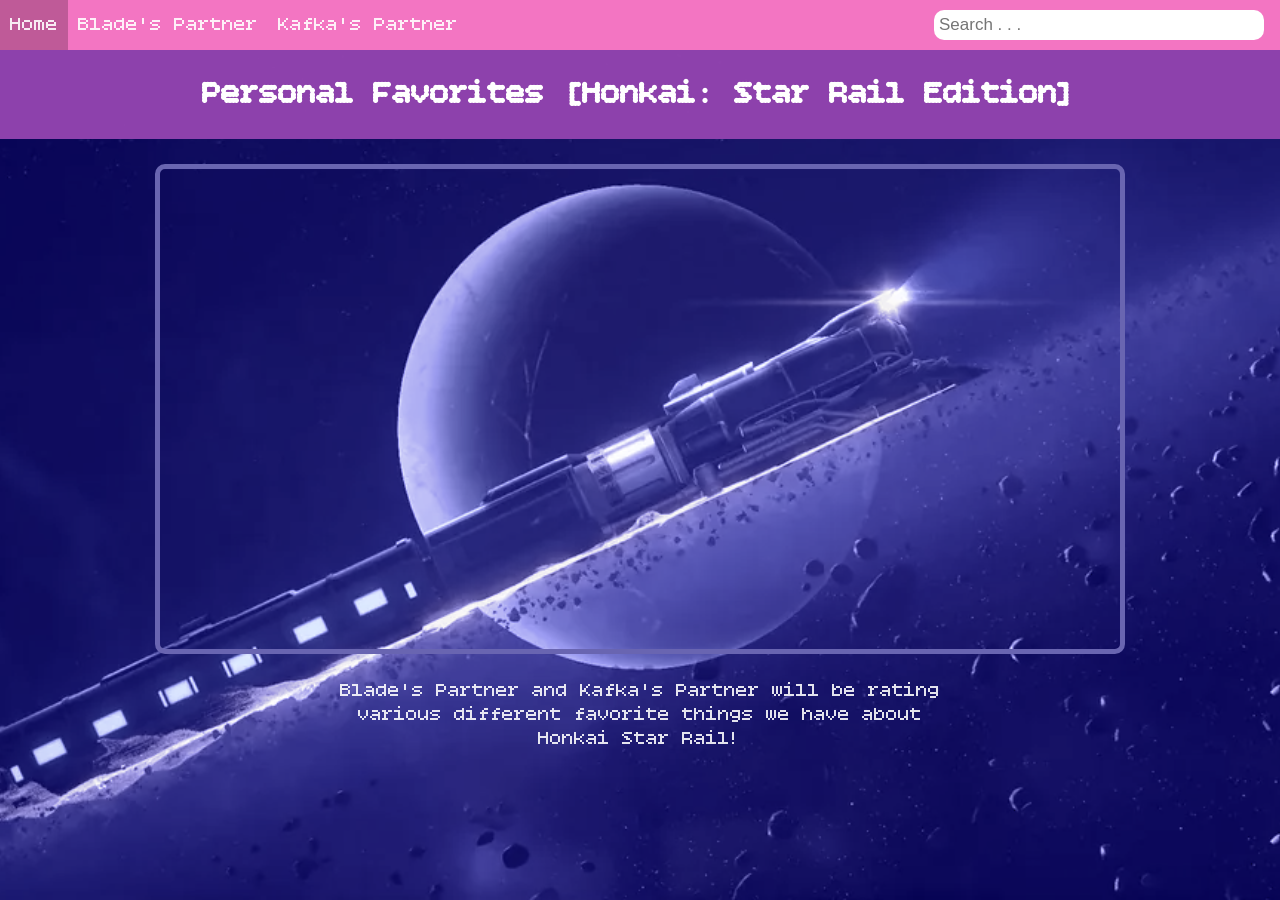
<file: index.html>
<!DOCTYPE html>
<html>
  <head>
    <title>Home | Honkai: Star Rail</title>
    <link href="styles.css" rel="stylesheet" />
<link rel="preconnect" href="https://fonts.googleapis.com">
<link rel="preconnect" href="https://fonts.gstatic.com" crossorigin>
<link href="https://fonts.googleapis.com/css2?family=Bitcount+Single:wght@100..900&display=swap" rel="stylesheet">
    <style>
      #mainText {
        margin-top: 25px;
        padding-top: 25px;
        margin: auto;
        text-align: center;
        width: 50%;
      }
    </style>
  </head>
  <body>
    <!-- https://turboscribe.ai/downloader/youtube/mp4
    https://media.ytmp3.gg/youtube-to-mp4-converter -->
    <!-- Current Main
    Current Team
    Favorite Herta Space Station
    Favorite Belobog
    Favorite Xianzhou
    Favorite Penacony
    Favorite Amphorus
    Favorite Planacadia
    Favorite Stellaron Hunter
    Favorite Galaxy Ranger
    Favorite Astral Express Character
    Version Joined In
    Favorite Planet
    Favorite Quest
    Favorite Trailer
    Favorite Boss Theme Song
    Favorite Character Trailer
    Favorite OST-->
    
    <navbar>
      <a href="index.html" id="activepage">Home</a><a href="bladespartner.html">Blade's Partner</a><a href="kafkaspartner.html">Kafka's Partner</a>
      <input type="text" id="searchbar" name="searchInput" placeholder="Search . . ." onchange="search(document.getElementById('searchbar').value)">
    </navbar>
    
    <h1 id="header">Personal Favorites [Honkai: Star Rail Edition]</h1>
    <video id = "trailerVid" autoplay>
      <source src = "imgs/trailer.mp4" type = "video/mp4">
      Your browser does not support support the video tag.
    </video>
    <p id="mainText">Blade's Partner and Kafka's Partner will be rating various different favorite things we have about Honkai Star Rail!</p>
    <script src="script.js">
    </script>
  </body>
</html>
</file>
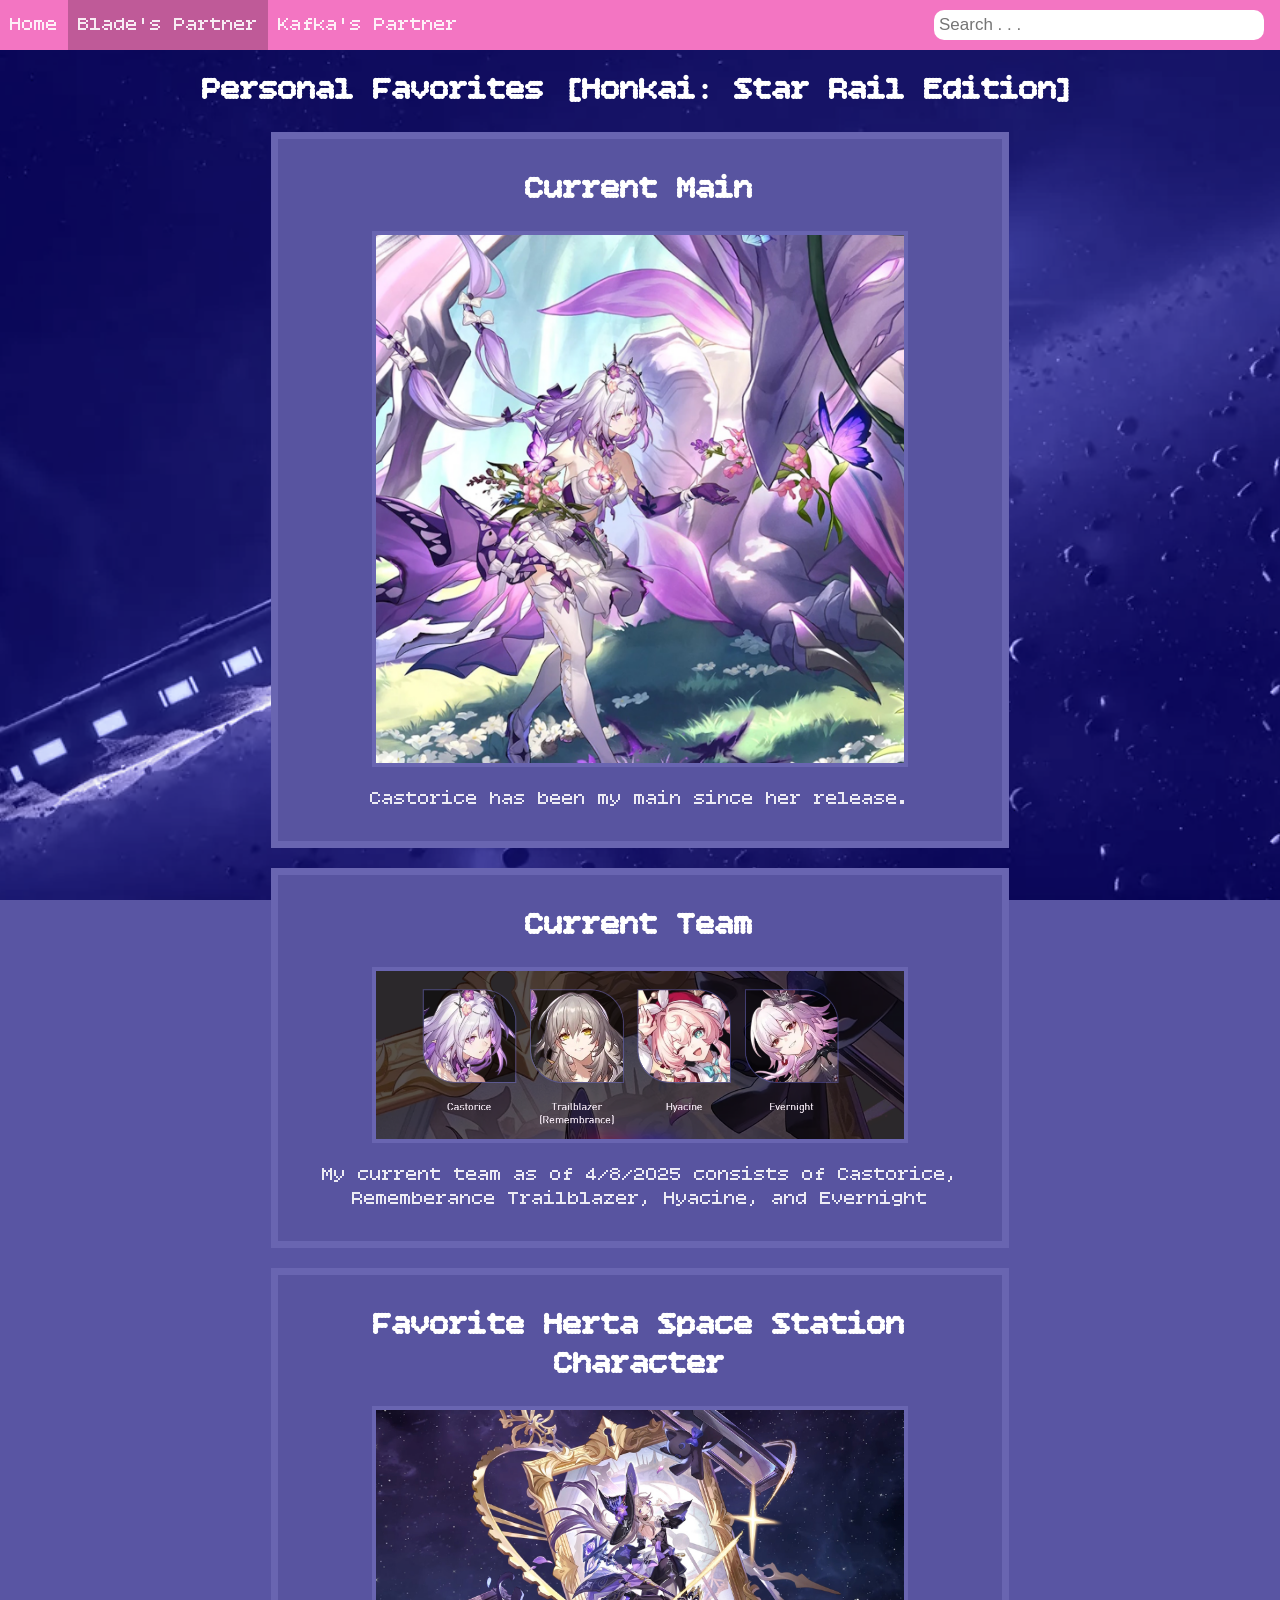
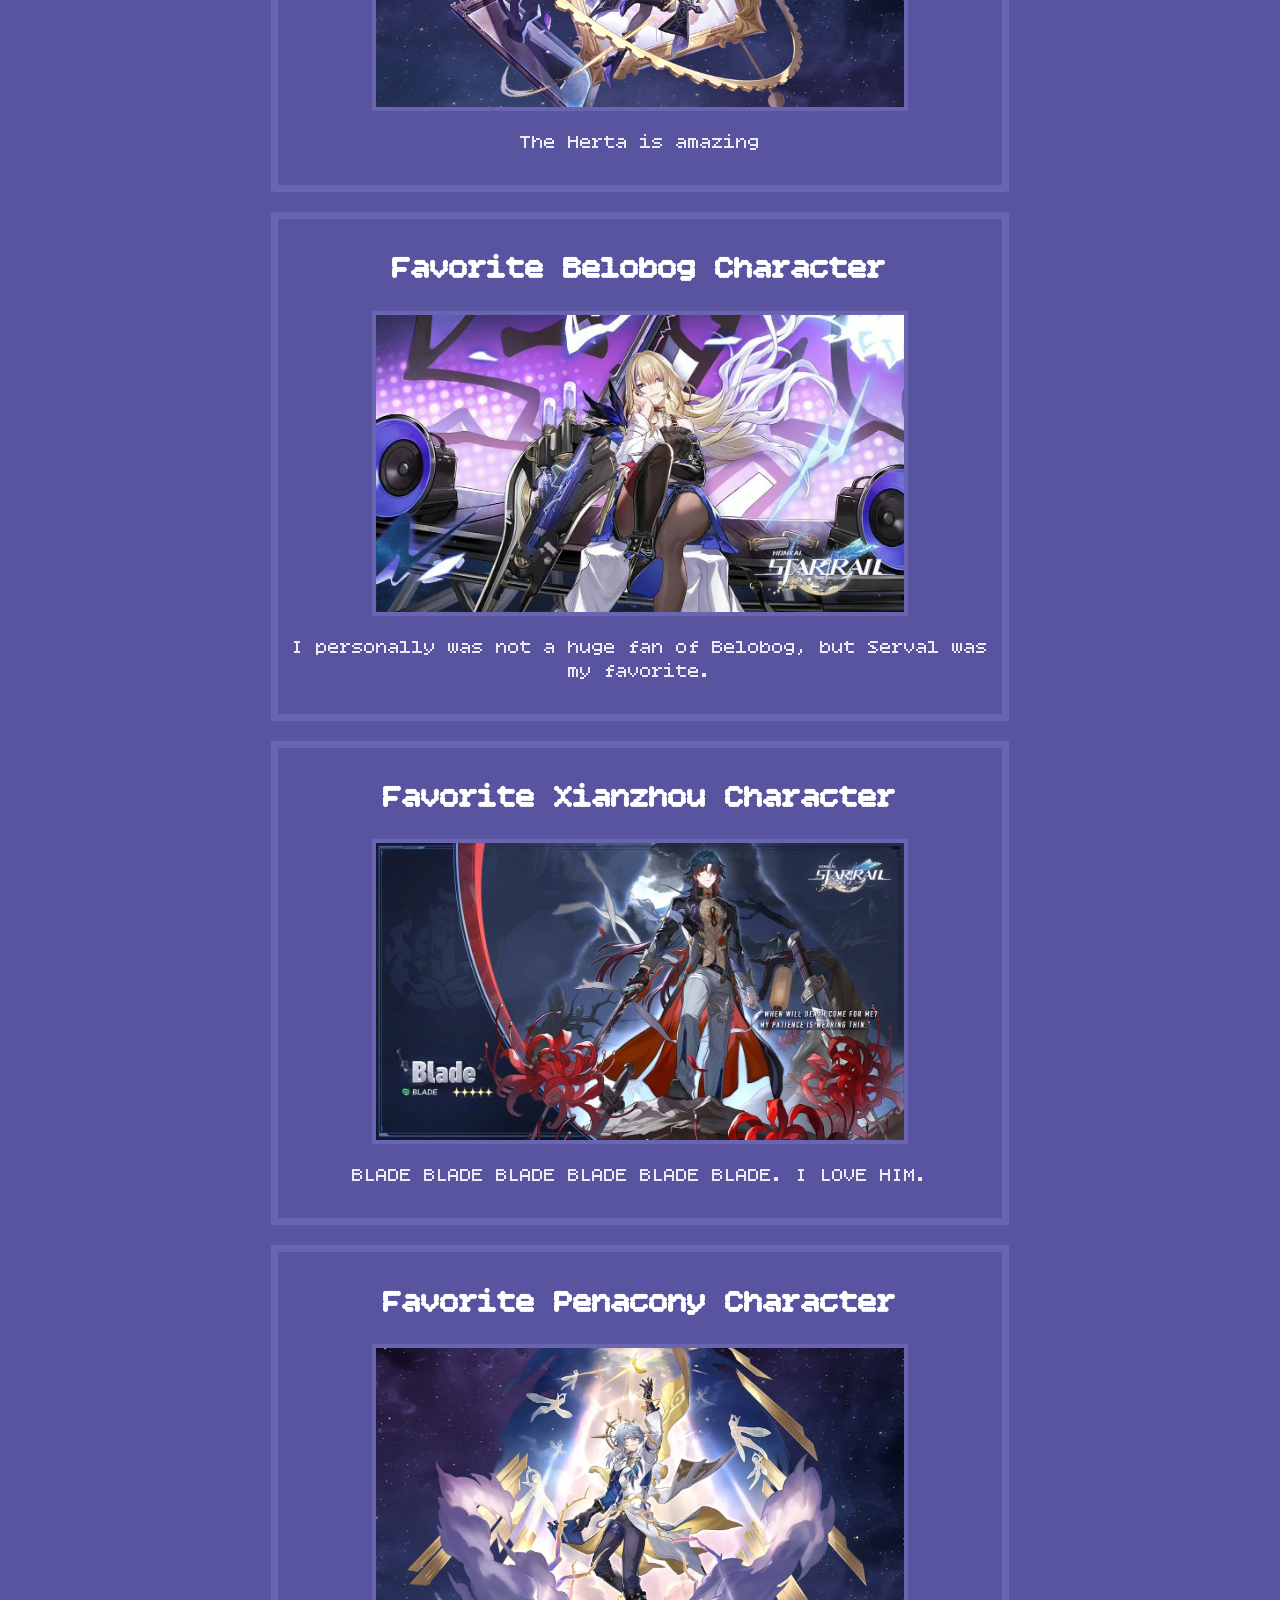
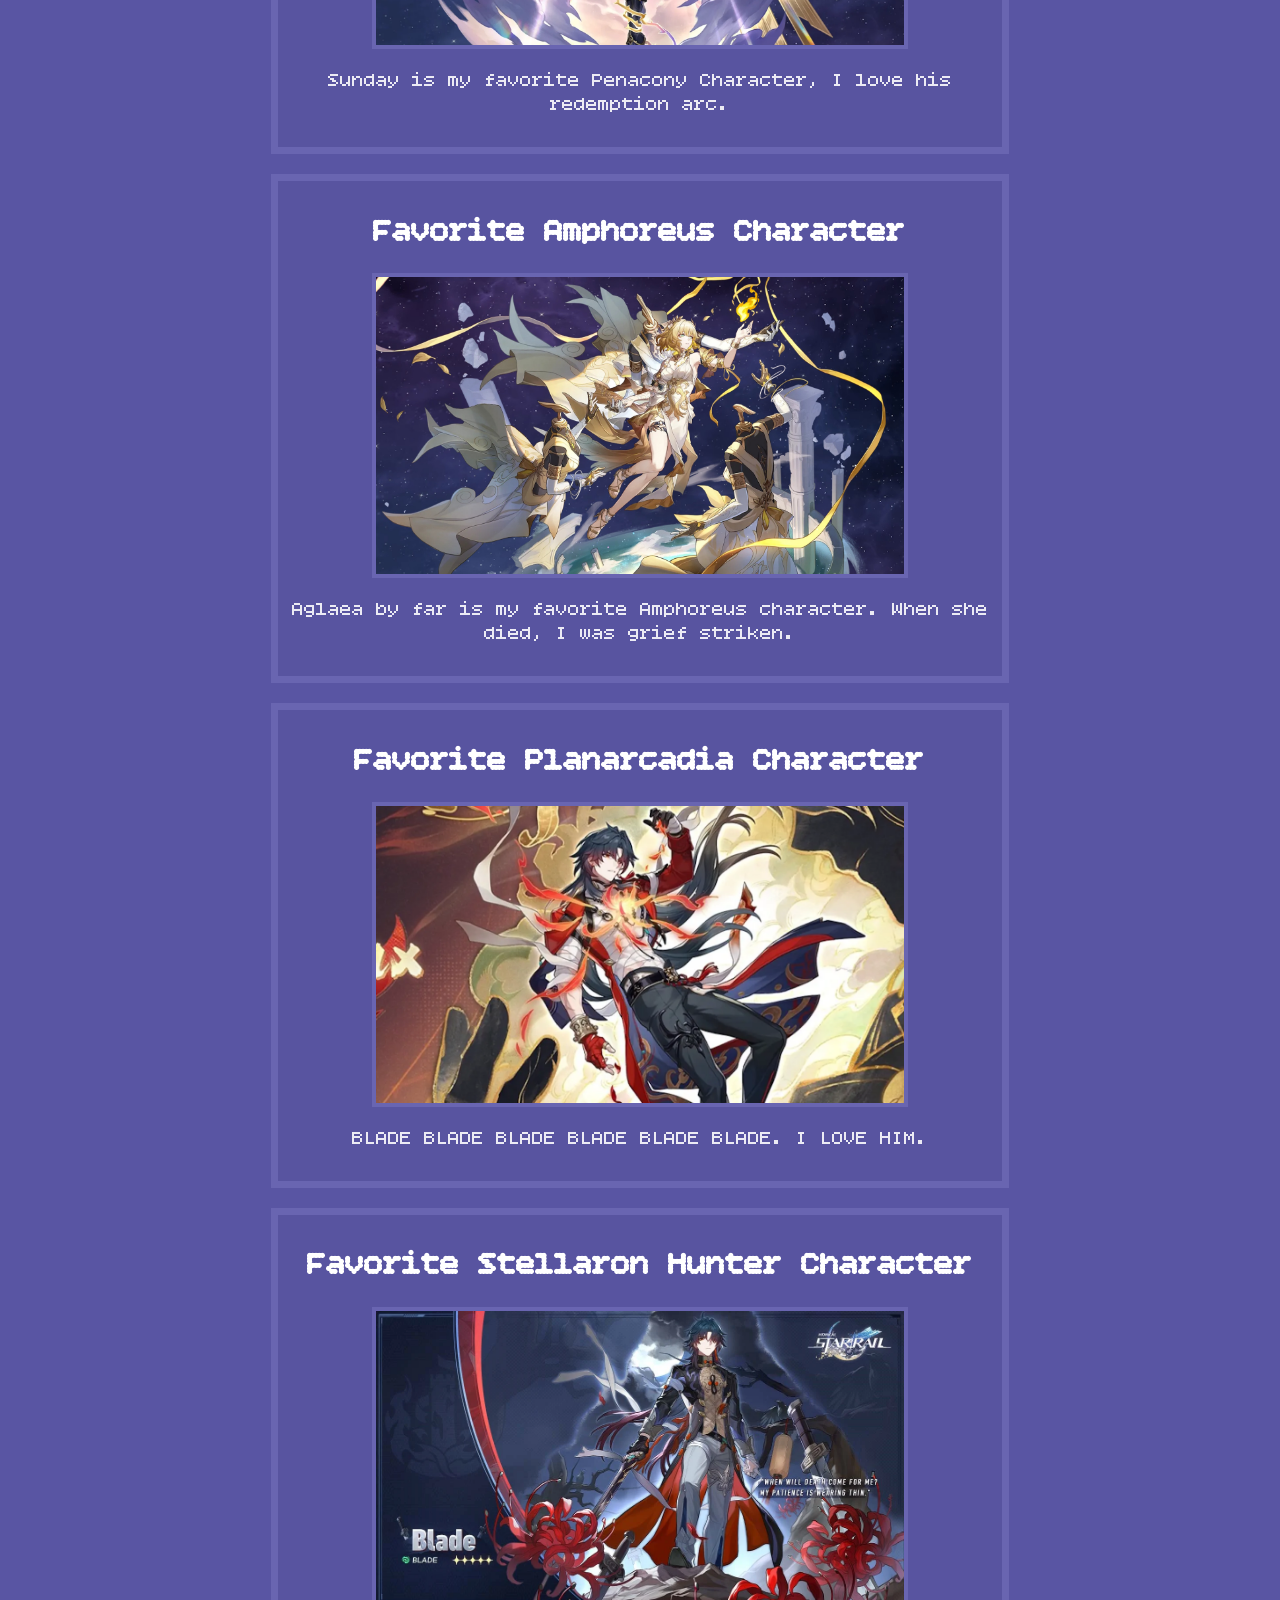
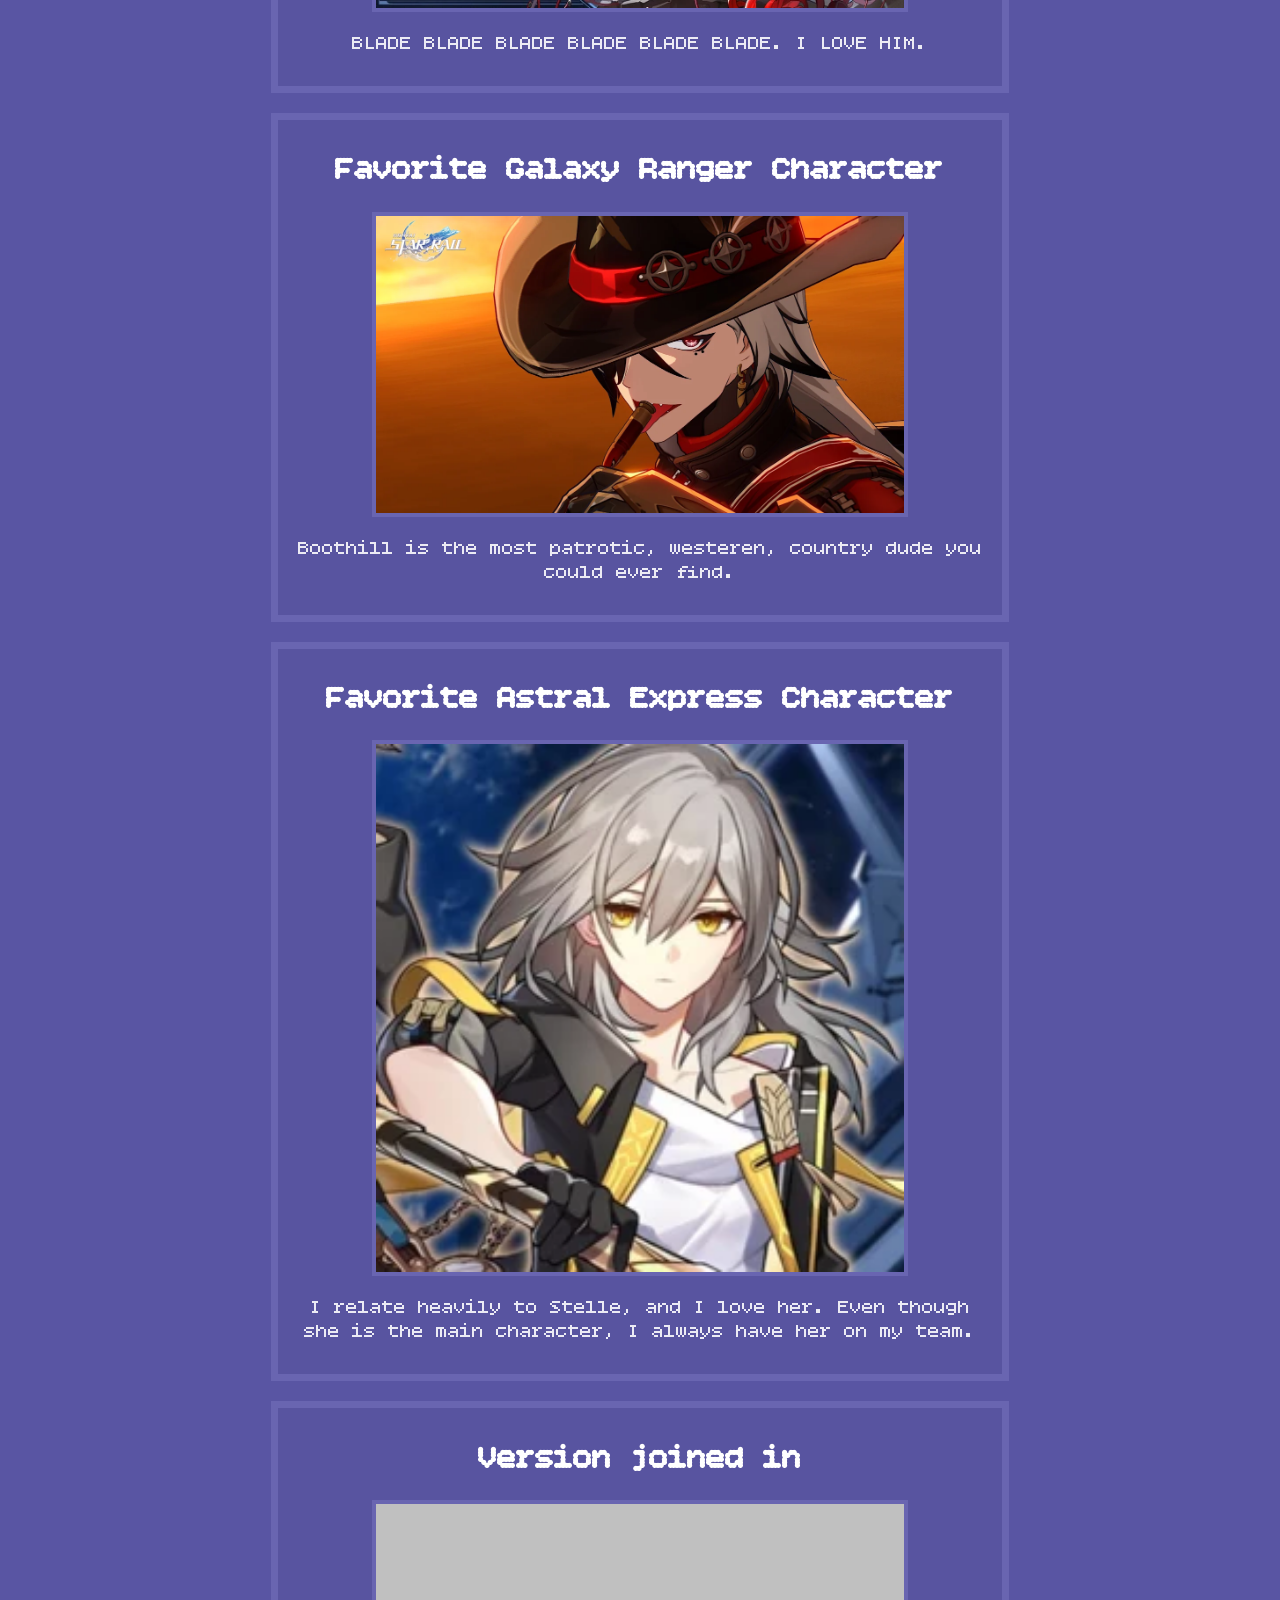
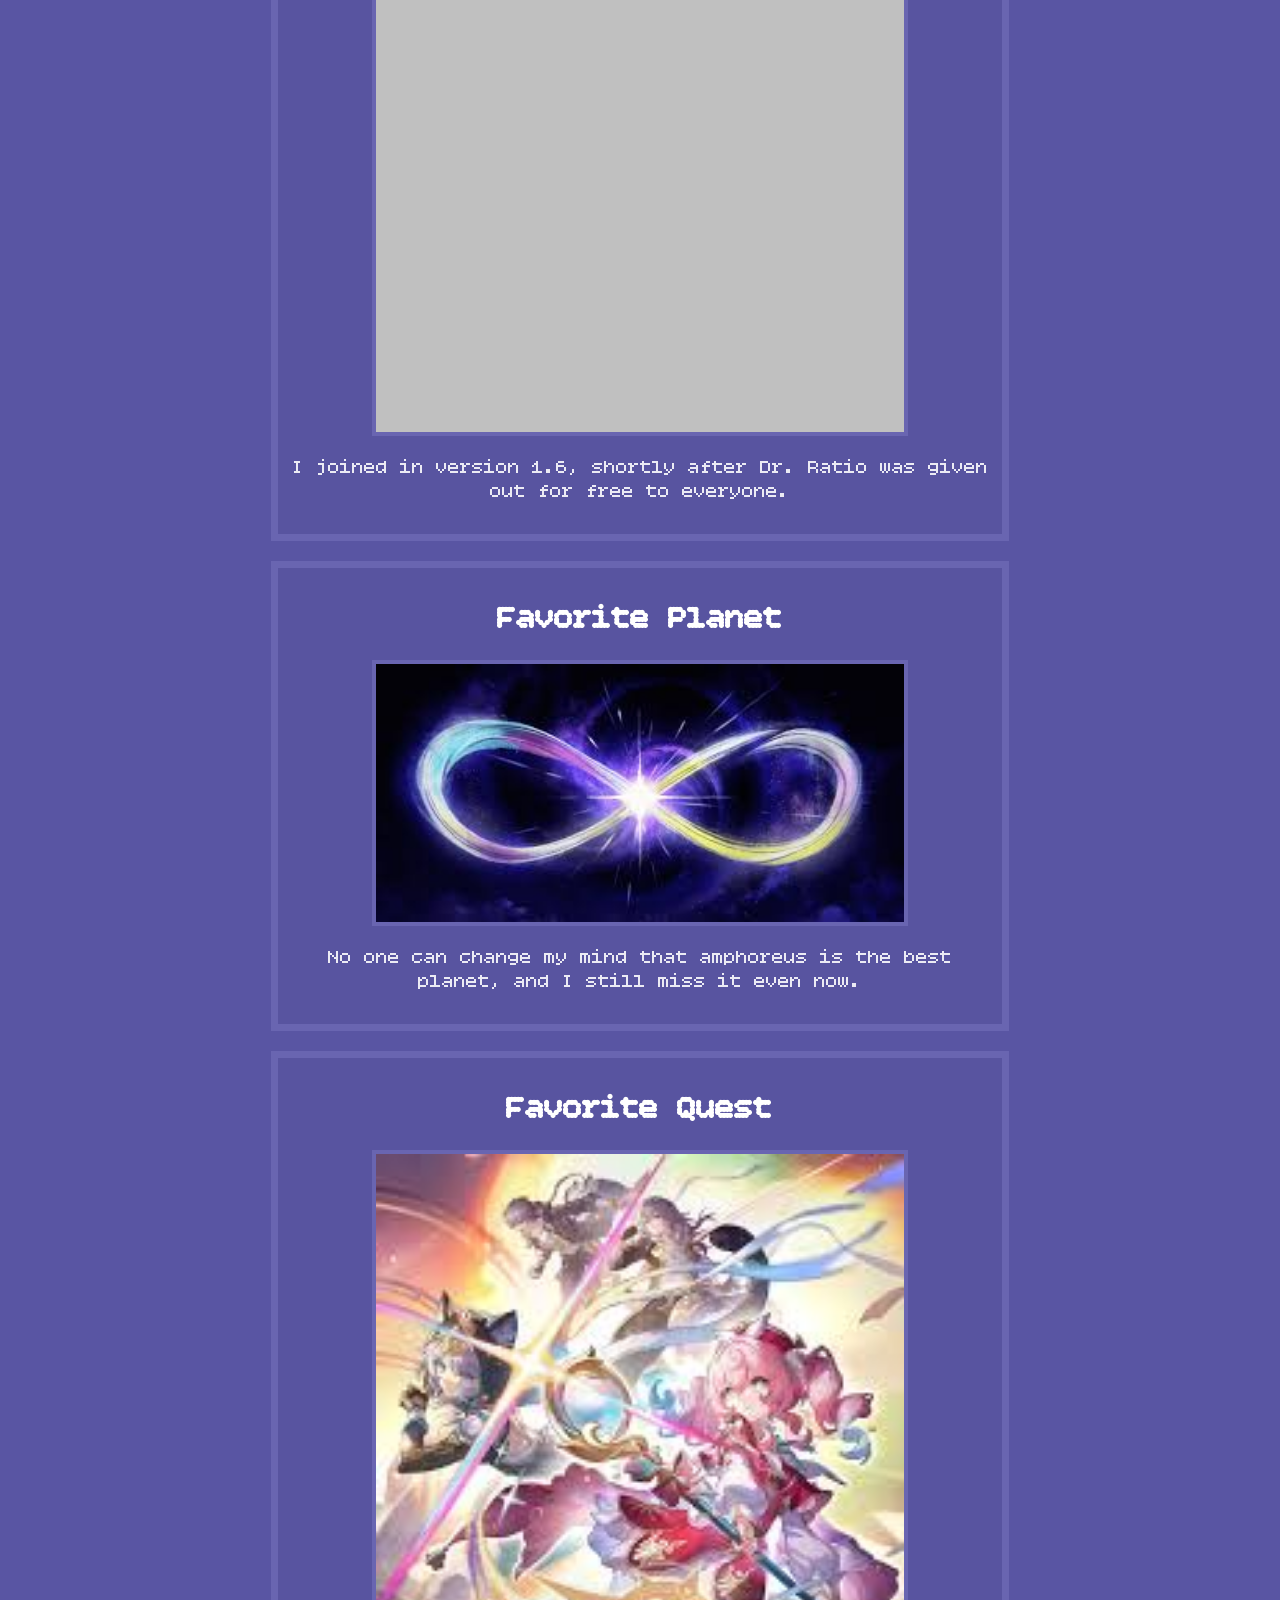
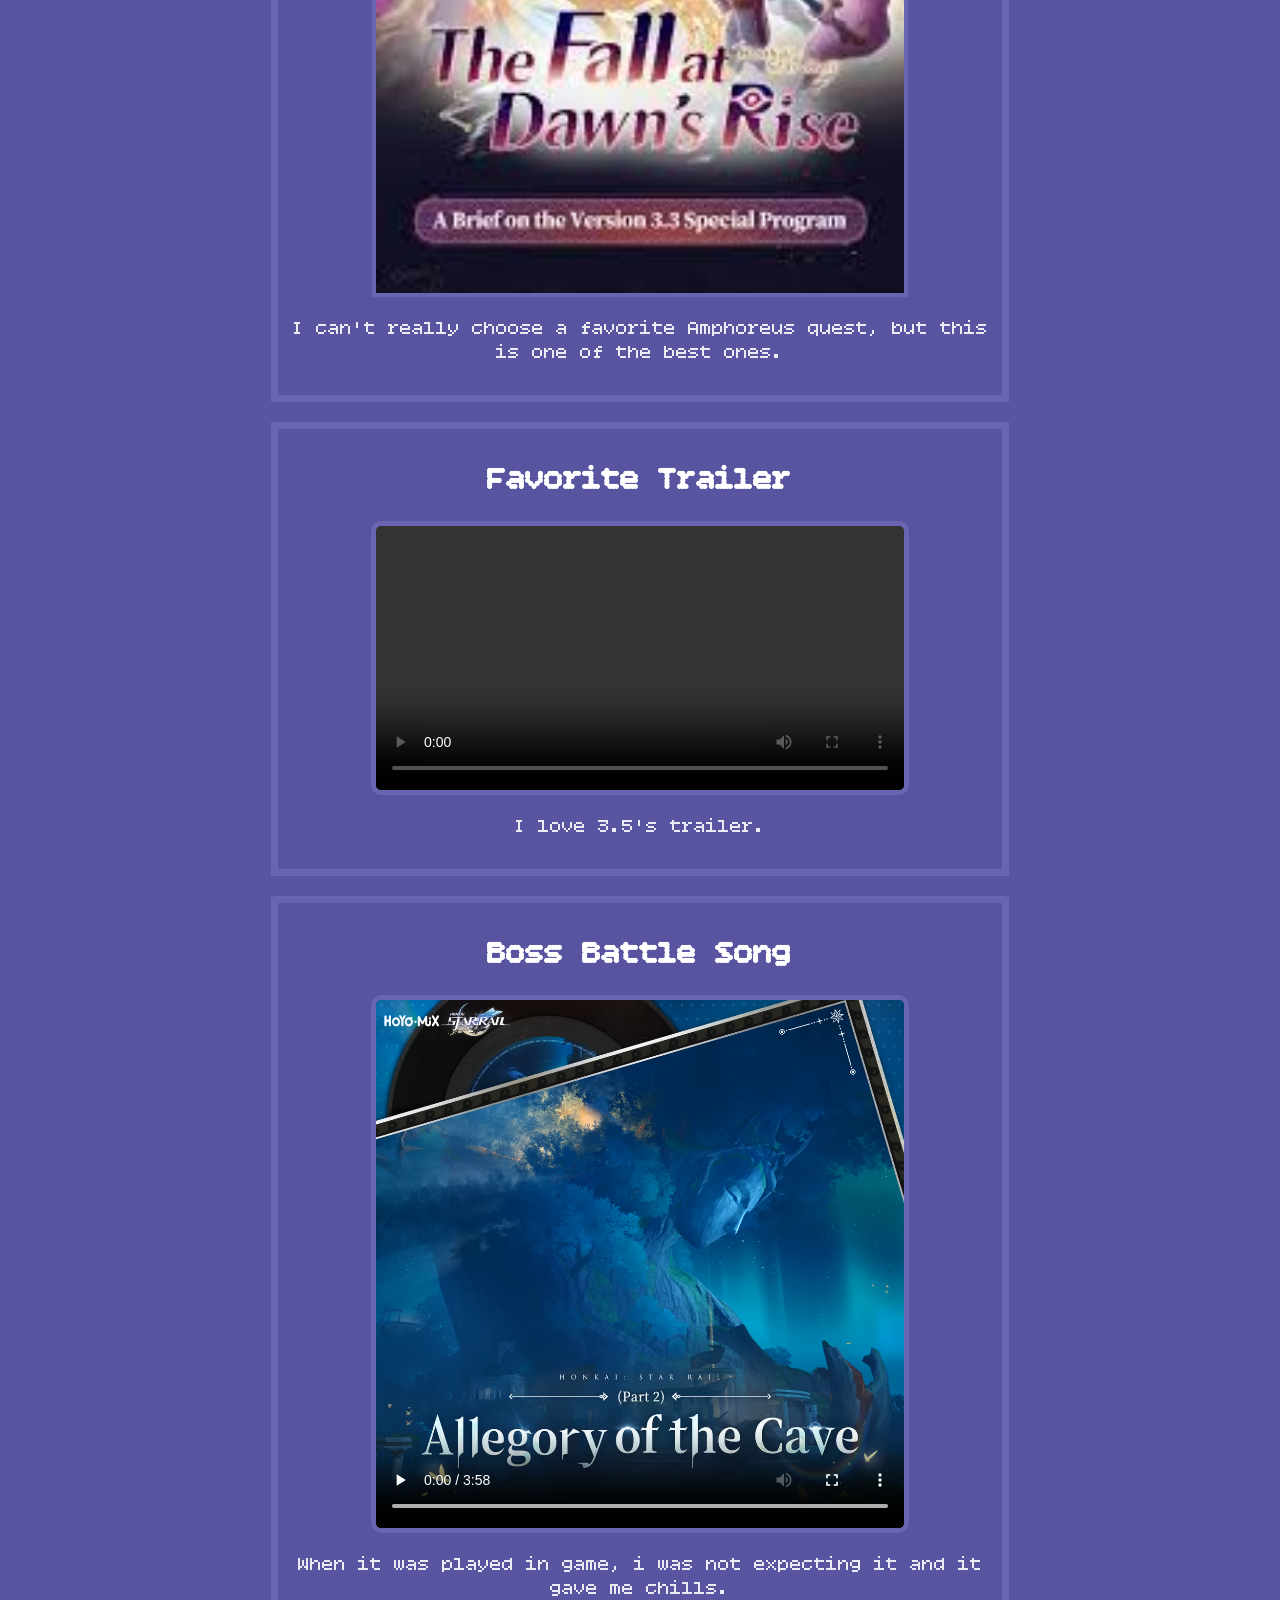
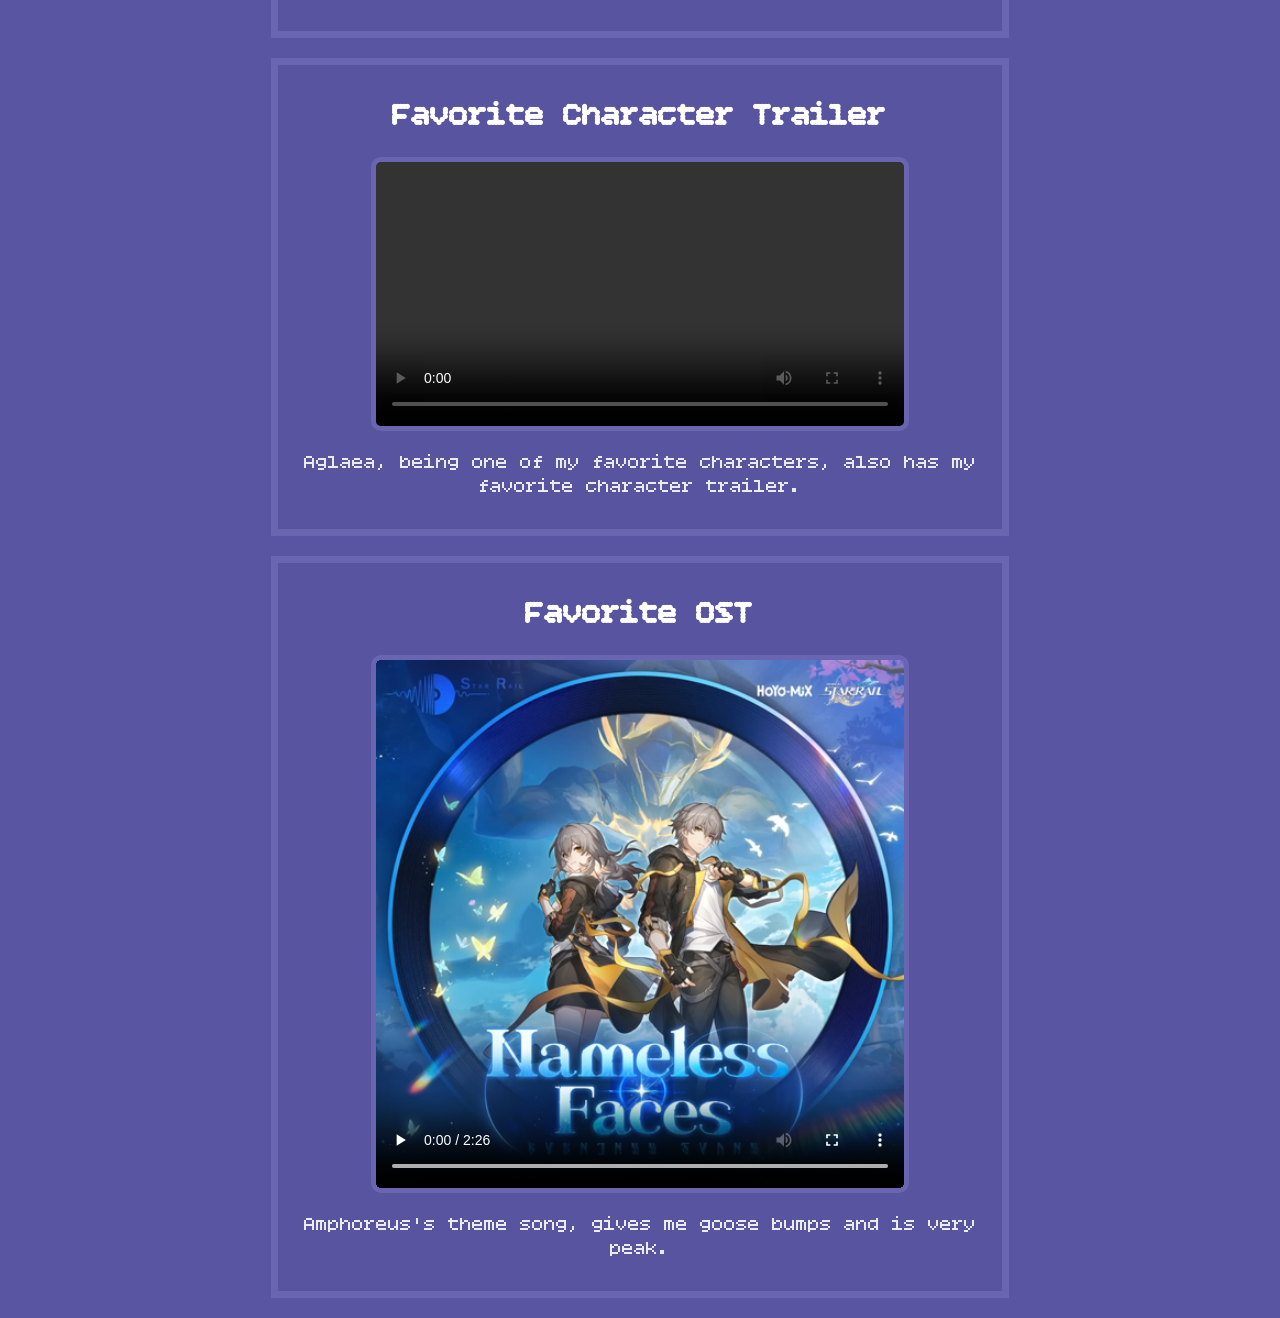
<file: bladespartner.html>
<!DOCTYPE html>
<html>
  <head>
    <title>Blade's Partner | Honkai: Star Rail</title>
    <link href="styles.css" rel="stylesheet" />
    <link rel="preconnect" href="https://fonts.googleapis.com">
<link rel="preconnect" href="https://fonts.gstatic.com" crossorigin>
<link href="https://fonts.googleapis.com/css2?family=Bitcount+Single:wght@100..900&display=swap" rel="stylesheet">
  </head>
  <body>
      <!-- Current Main x
    Current Team x
    Favorite Herta Space Station x
    Favorite Belobog x
    Favorite Xianzhou x
    Favorite Penacony x
    Favorite Amphoreus x
    Favorite Planacadia x
    Favorite Stellaron Hunter x
    Favorite Galaxy Ranger x 
    Favorite Astral Express x
    Version Joined In x 
    Favorite Planet x
    Favorite Quest x
    Favorite Trailer x
    Favorite Boss Theme Song x
    Favorite Character Trailer x
    Favorite OST x -->
      <navbar>
      <a href="index.html">Home</a><a href="bladespartner.html" id="activepage">Blade's Partner</a><a href="kafkaspartner.html">Kafka's Partner</a>
      <input type="text" id="searchbar" name="searchInput" placeholder="Search . . ." onchange="search(document.getElementById('searchbar').value)">
    </navbar>
    <h1>Personal Favorites [Honkai: Star Rail Edition]</h1>
    <div id="mainText">
       <div class="character" id="currentMain">
        <h1>Current Main</h1>
        <img src="imgs/castorice.png">
        <p>Castorice has been my main since her release.</p>
      </div>
      <div class="character" id="currentTeam">
        <h1>Current Team</h1>
        <img src="imgs/lucy_team.png">
        <p>My current team as of 4/8/2025 consists of Castorice, Rememberance Trailblazer, Hyacine, and Evernight</p>
      </div>
      <div class="character" id="favHerta">
        <h1>Favorite Herta Space Station Character</h1>
        <img src="imgs/theherta.jpg">
        <p>The Herta is amazing</p>
      </div>
      <div class="character" id="favBelobog">
        <h1>Favorite Belobog Character</h1>
        <img src="imgs/serval.jpeg">
        <p>I personally was not a huge fan of Belobog, but Serval was my favorite.</p>
      </div>
      <div class="character" id="favXianzhou">
        <h1>Favorite Xianzhou Character</h1>
        <img src="imgs/blade.png">
        <p>BLADE BLADE BLADE BLADE BLADE BLADE. I LOVE HIM.</p>
      </div>
      <div class="character" id="favPenacony">
        <h1>Favorite Penacony Character</h1>
        <img src="imgs/sunday.png">
        <p>Sunday is my favorite Penacony Character, I love his redemption arc.</p>
      </div>
      <div class="character" id="favAmphoreus">
        <h1>Favorite Amphoreus Character</h1>
        <img src="imgs/aglaea.jpg">
        <p>Aglaea by far is my favorite Amphoreus character. When she died, I was grief striken.</p>
      </div>
      <div class="character" id="favPlanarcadia">
        <h1>Favorite Planarcadia Character</h1>
        <img src="imgs/mortenaxblade.png">
        <p>BLADE BLADE BLADE BLADE BLADE BLADE. I LOVE HIM.</p>
      </div>
      <div class="character" id="favStellaron">
        <h1>Favorite Stellaron Hunter Character</h1>
        <img src="imgs/blade.png">
        <p>BLADE BLADE BLADE BLADE BLADE BLADE. I LOVE HIM.</p>
      </div>
      <div class="character" id="favGalaxyRanger">
        <h1>Favorite Galaxy Ranger Character</h1>
        <img src="imgs/boothill.png">
        <p>Boothill is the most patrotic, westeren, country dude you could ever find.</p>
      </div>
      <div class="character" id="favAstralExpress">
        <h1>Favorite Astral Express Character</h1>
        <img src="imgs/Stelle.png">
        <p>I relate heavily to Stelle, and I love her. Even though she is the main character, I always have her on my team.</p>
      </div>
      <div class="character" id="versionJoined">
        <h1>Version joined in</h1>
        <img src="imgs/1_6.png">
        <p>I joined in version 1.6, shortly after Dr. Ratio was given out for free to everyone.</p>
      </div>
      <div class="character" id="favPlanet">
        <h1>Favorite Planet</h1>
        <img src="imgs/amphoreus.jpg">
        <p>No one can change my mind that amphoreus is the best planet, and I still miss it even now.</p>
      </div>
      <div class="character" id="favQuest">
        <h1>Favorite Quest</h1>
        <img src="imgs/3_3.jpg">
        <p>I can't really choose a favorite Amphoreus quest, but this is one of the best ones.</p>
      </div>
      <div class="character" id="favTrailer">
        <h1>Favorite Trailer</h1>
        <video class = "vid" controls>
            <source src = "imgs/3_5_trailer.mp4" type = "video/mp4">
      Your browser does not support support the video tag.
        </video>
        <p>I love 3.5's trailer.</p>
      </div>
      <div class="character" id="favBossSong"> 
        <h1>Boss Battle Song</h1>
        <video class = "vid" autoplay controls>
            <source src = "imgs/proi_proi.mp4" type = "video/mp4">
      Your browser does not support support the video tag.
        </video>
        <p>When it was played in game, i was not expecting it and it gave me chills.</p>
      </div>
      <div class="character" id="favCharacterTrailer"> 
        <h1>Favorite Character Trailer</h1>
        <video class = "vid" autoplay controls>
            <source src = "deadlyromance.mp4" type = "video/mp4">
      Your browser does not support support the video tag.
        </video>
        <p>Aglaea, being one of my favorite characters, also has my favorite character trailer.</p>
      </div>
      <div class="character" id="favOST"> 
        <h1>Favorite OST</h1>
        <video class = "vid" autoplay controls>
            <source src = "namelessfaces.mp4" type = "video/mp4">
      Your browser does not support support the video tag.
        </video>
        <p>Amphoreus's theme song, gives me goose bumps and is very peak.</p>
      </div>
    </div>
    <script src="script.js"></script>
  </body>
</html>
</file>
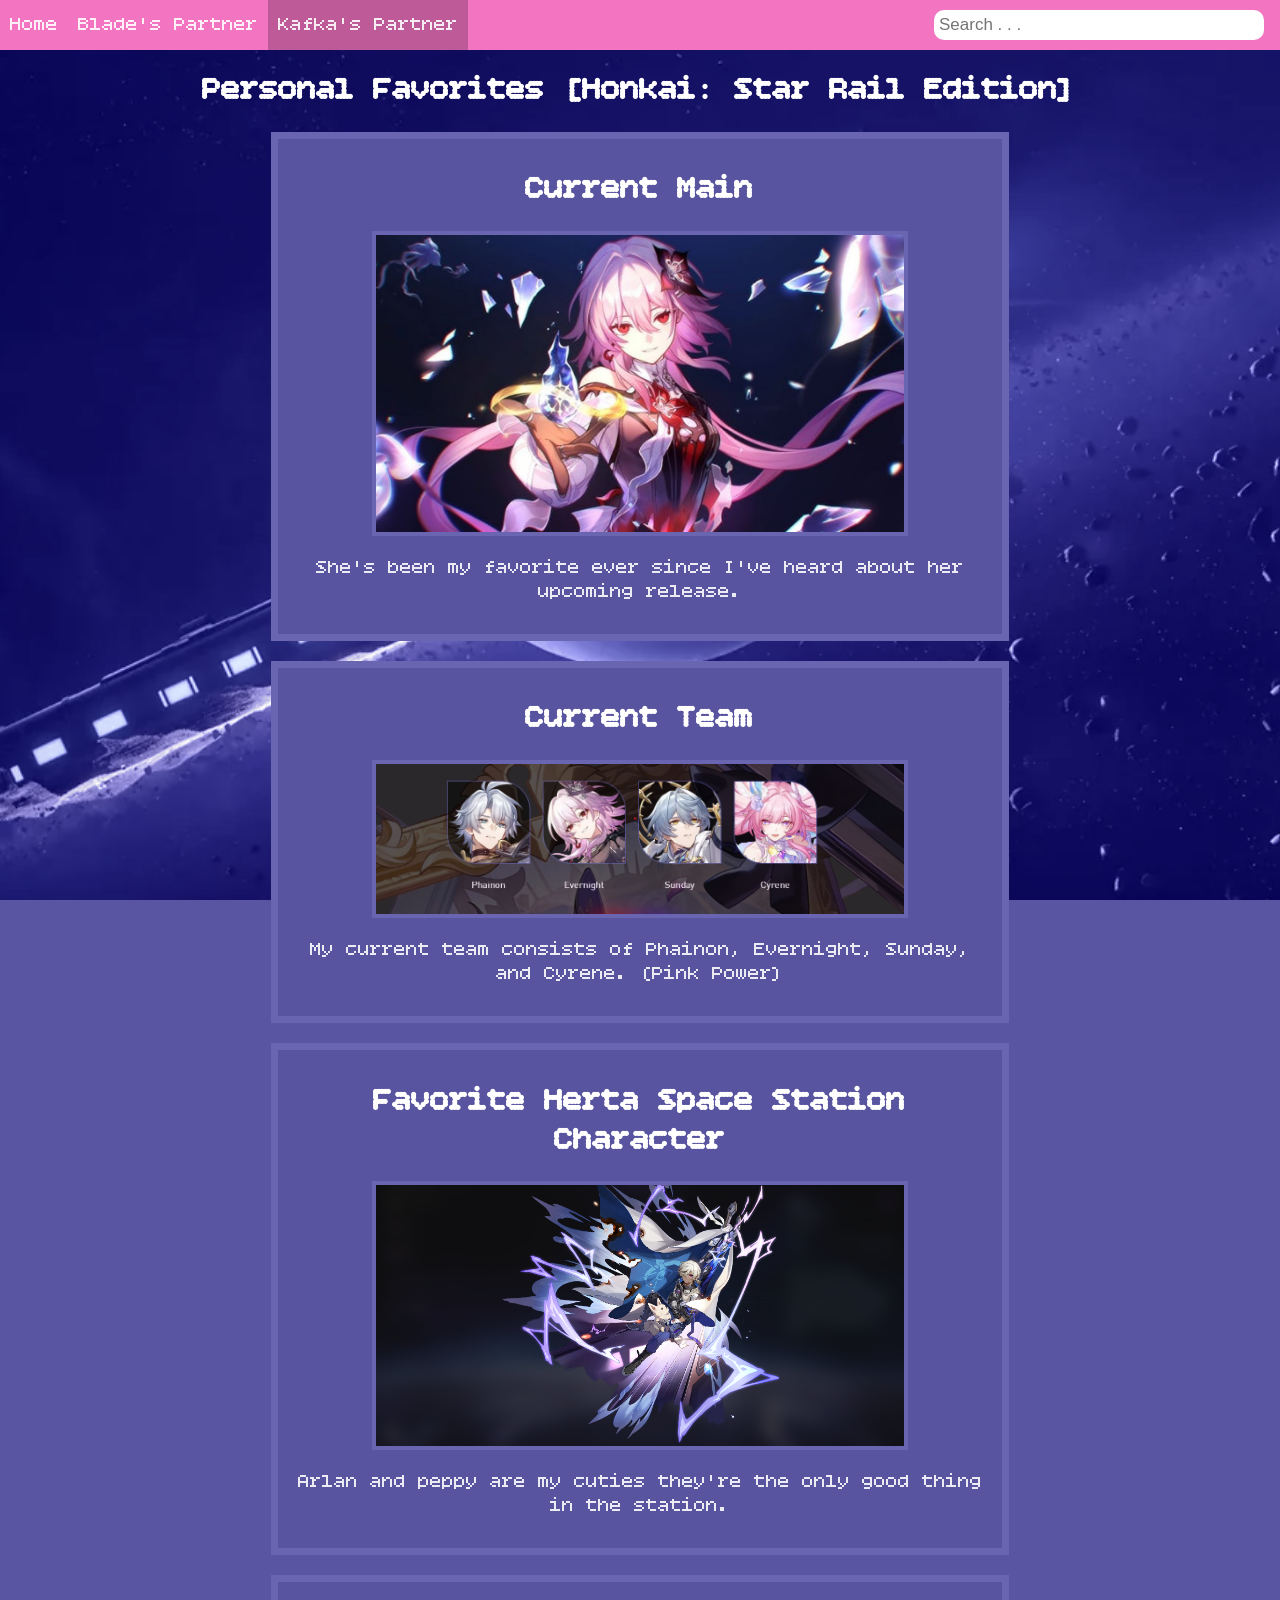
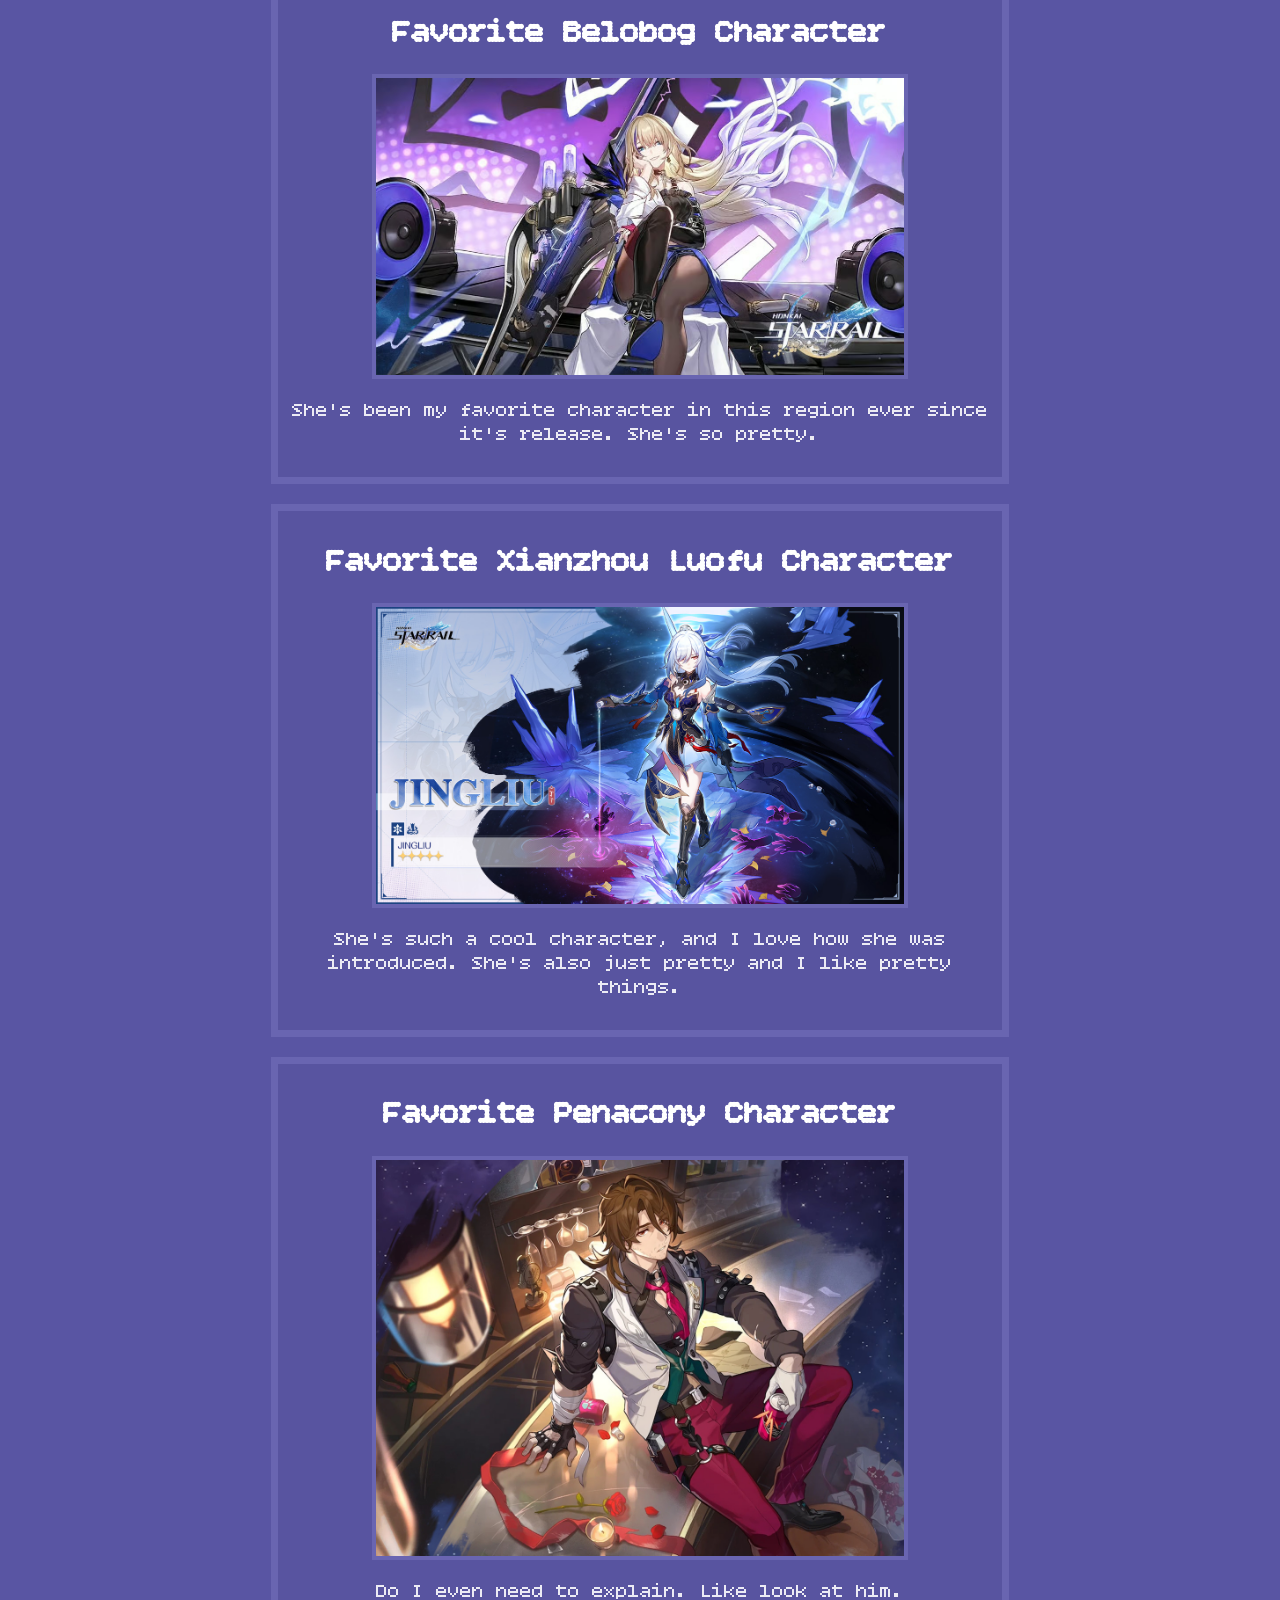
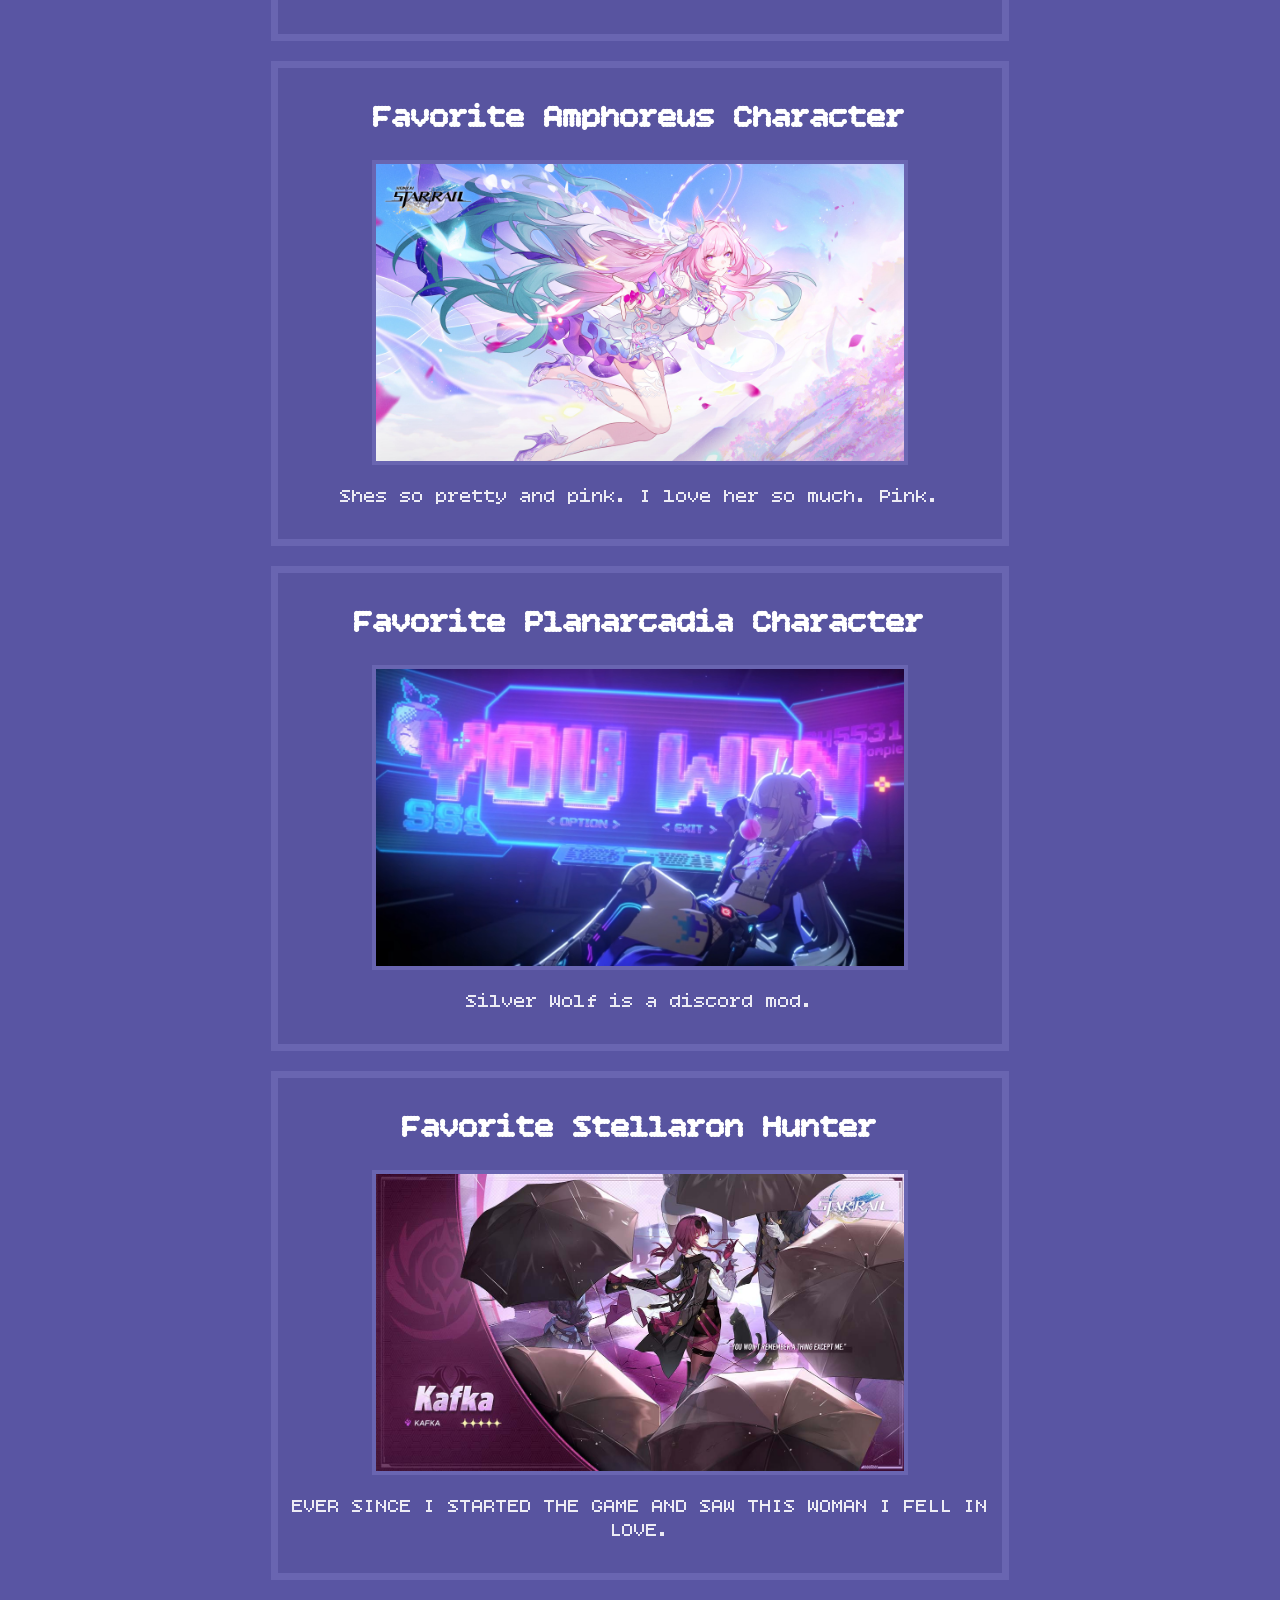
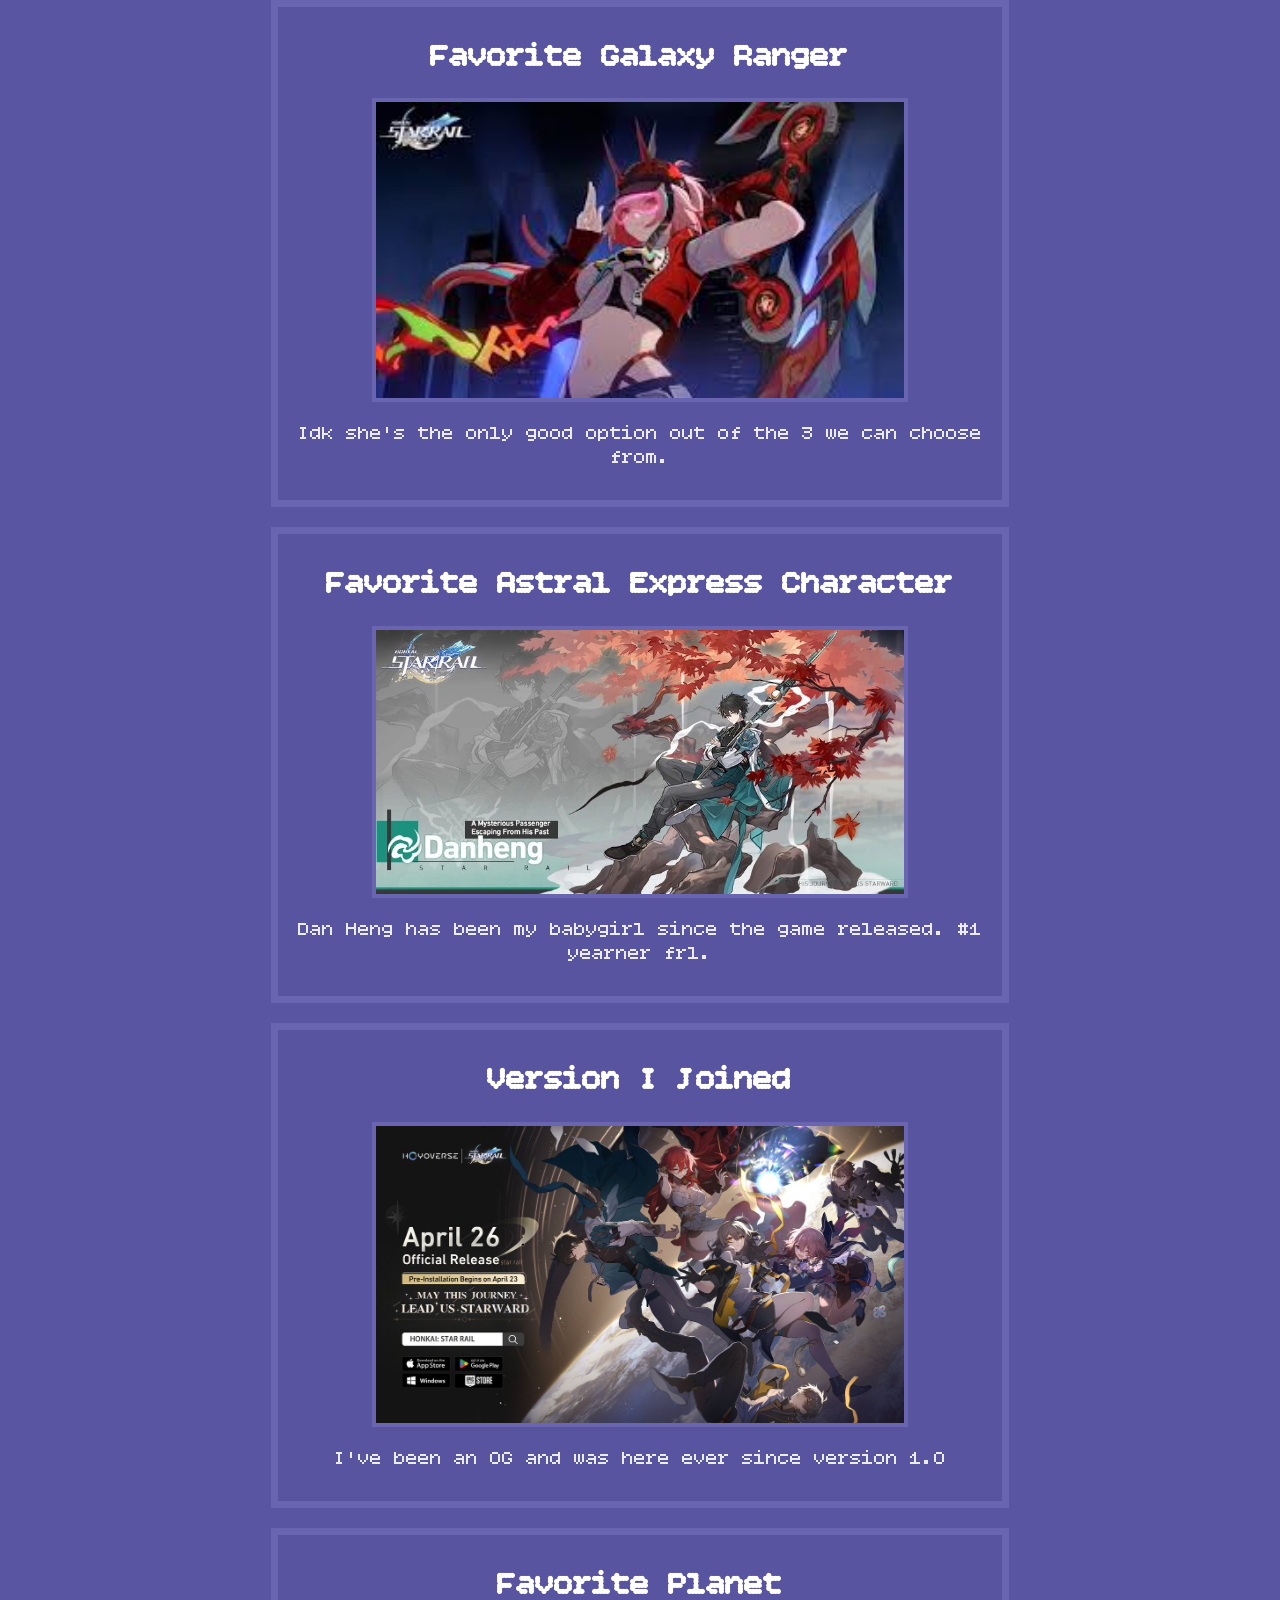
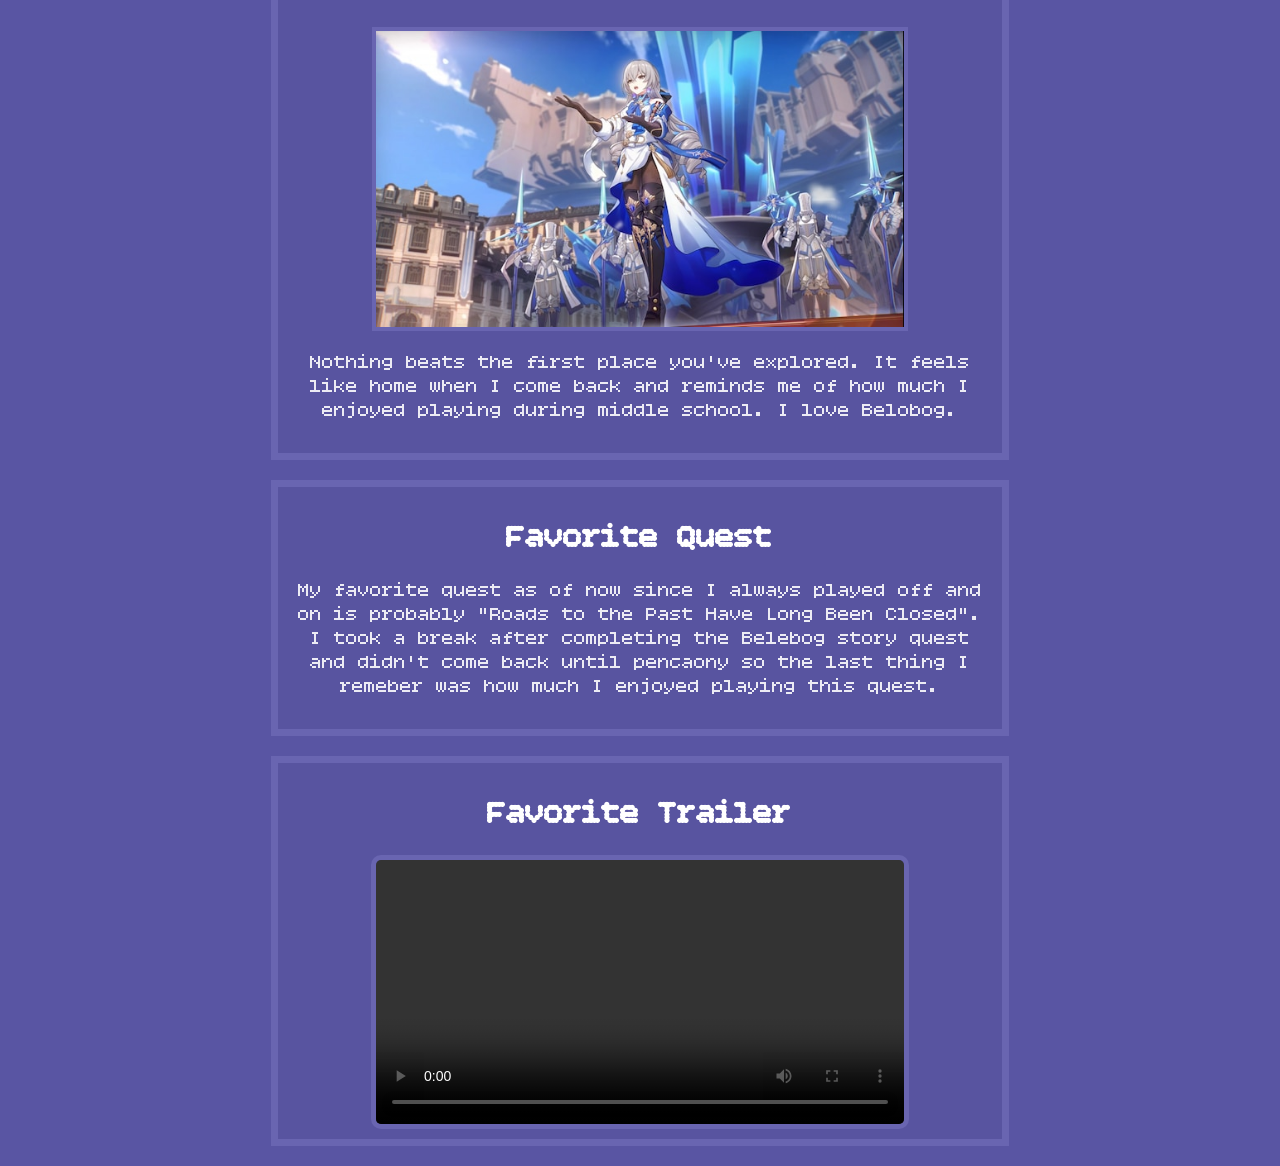
<file: kafkaspartner.html>
<!DOCTYPE html>
<html>
  <head>
    <title>Kafka's Partner | Honkai: Star Rail</title>
    <link href="styles.css" rel="stylesheet" />
    <link rel="preconnect" href="https://fonts.googleapis.com">
<link rel="preconnect" href="https://fonts.gstatic.com" crossorigin>
<link href="https://fonts.googleapis.com/css2?family=Bitcount+Single:wght@100..900&display=swap" rel="stylesheet">
  </head>
  <body>
      <navbar>
      <a href="index.html">Home</a><a href="bladespartner.html">Blade's Partner</a><a href="kafkaspartner.html" id="activepage">Kafka's Partner</a>
        <input type="text" id="searchbar" name="searchInput" placeholder="Search . . ." onchange="search(document.getElementById('searchbar').value)">
    </navbar>
    <h1>Personal Favorites [Honkai: Star Rail Edition]</h1>
    <div id="mainText">
      
      <div class="character" id = "myMain"> 
        <h1>Current Main</h1>
        <img src="imgs/evernight.jpg">
        <p>She's been my favorite ever since I've heard about her upcoming release.</p>
      </div>
      <div class="character" id = "myTeam">
        <h1>Current Team</h1>
        <img src="imgs/team.png">
        <p>My current team consists of Phainon, Evernight, Sunday, and Cyrene. (Pink Power) </p>
        <!-- use for team https://spruiten.github.io/honkai-star-rail-team-randomizer/-->
      </div>
      
        <div class="character" id = "mySpaceStation"> 
        <h1>Favorite Herta Space Station Character</h1>
        <img src="imgs/arlan.png">
        <p>Arlan and peppy are my cuties they're the only good thing in the station.</p>
        </div>
      
        <div class="character" id = "myBelobog"> 
        <h1>Favorite Belobog Character</h1>
        <img src="imgs/serval.jpeg">
        <p>She's been my favorite character in this region ever since it's release. She's so pretty.</p>
        </div>
      
        <div class="character" id = "myLuofu"> 
        <h1>Favorite Xianzhou Luofu Character</h1>
        <img src="imgs/jing.jpg">
        <p>She's such a cool character, and I love how she was introduced. She's also just pretty and I like pretty things.</p>
        </div>
      
        <div class="character" id = "myPenacony"> 
        <h1>Favorite Penacony Character</h1>
        <img src="imgs/gallagher.webp">
        <p>Do I even need to explain. Like look at him.</p>
        </div>

        <div class="character" id = "myAmphoreus"> 
        <h1>Favorite Amphoreus Character</h1>
        <img src="imgs/cyrene.jpg">
        <p>Shes so pretty and pink. I love her so much. Pink.</p>
        </div>
      
        <div class="character" id = "myPlanar"> 
        <h1>Favorite Planarcadia Character</h1>
        <img src="silverwolf.jpg">
        <p>Silver Wolf is a discord mod.</p>
        </div>
      
        <div class="character" id = "myStellaron"> 
        <h1>Favorite Stellaron Hunter</h1>
        <img src="imgs/kafka.jpg">
        <p>EVER SINCE I STARTED THE GAME AND SAW THIS WOMAN I FELL IN LOVE.</p>
        </div>
      
        <div class="character" id = "myGalaxy"> 
        <h1>Favorite Galaxy Ranger</h1>
        <img src="rappa.jpg">
        <p>Idk she's the only good option out of the 3 we can choose from.</p>
        </div>

        <div class="character" id = "myAstral"> 
        <h1>Favorite Astral Express Character</h1>
        <img src="imgs/dan heng.png">
        <p>Dan Heng has been my babygirl since the game released. #1 yearner frl.</p>
        </div>

        <div class="character" id = "myVersion"> 
        <h1>Version I Joined</h1>
        <img src="imgs/version1.jpg">
        <p>I've been an OG and was here ever since version 1.0</p>
        </div>

        <div class="character" id = "myPlanet"> 
        <h1>Favorite Planet</h1>
        <img src="imgs/belobog.jpg">
        <p>Nothing beats the first place you've explored. It feels like home when I come back and reminds me of how much I enjoyed playing during middle school. I love Belobog.</p>
        </div>

        <div class="character" id = "myQuest"> 
        <h1>Favorite Quest</h1>
        <p>My favorite quest as of now since I always played off and on is probably "Roads to the Past Have Long Been Closed". I took a break after completing the Belebog story quest and didn't come back until pencaony so the last thing I remeber was how much I enjoyed playing this quest.</p>
        </div>

        <div class="character" id = "myTrailer"> 
        <h1>Favorite Trailer</h1>
         <video class = "vid" controls>
            <source src = "imgs/3_5_trailer.mp4" type = "video/mp4">
            Your browser does not support support the video tag.
        </video>
        </div>











      
      
    </div>
    <script src="script.js"></script>
  </body>
</html>
</file>
<file: styles.css>
/* Credits to Claude AI for assistanace on issues with the navigation bar 
link to the chat : https://claude.ai/share/94f53c32-b2a2-40ec-9a20-1b03cfa0eac9 */

/* #211C84
#B153D7
#F375C2  */

body {
  overflow-x:clip;
  overflow-y: visible;
  background-color: #211C84;
  margin: 0;
  color: white;
  font-family: "Bitcount Single", system-ui;
  font-optical-sizing: auto;
  font-weight: <weight>;
  font-style: normal;
  font-variation-settings:
    "slnt" 0,
    "CRSV" 0.5,
    "ELSH" 0,
    "ELXP" 0;
  min-height: 100%;
  background: url(imgs/train.png) rgba(33, 28, 132, 0.75);
  background-size: cover;
  background-blend-mode: luminosity;
  background-attachment: fixed;
  background-position: center center;
  background-repeat: repeat-x;
  background-size: auto 100%;
  animation: moveRight 20s linear infinite;
  /* box-shadow: inset 0 0 0 20000px rgba(33, 28, 132, 0.45); */
}

h1 {
  color: white;
  text-align: center;

}

p {
  color: white;
  font-size: 20px;
  text-align: center;
}

navbar {
  background-color: #F375C2;
  vertical-align: middle;
  font-size: 20px;
  /* height: 35px; */
  padding-top: 0px;
  margin: 0;
  width: 100%;
  display: flex;
  overflow: hidden;
  min-height: 50px;
  align-items: stretch
}

#trailerVid {
  display: grid;
  place-items: center;
  width: 75%;
  display: block;
  margin: 0 auto;
  border: 5px  #6965b1 solid;
  border-radius: 10px;
}

.vid {
  display: grid;
  place-items: center;
  width: 75%;
  display: block;
  margin: 0 auto;
  border: 5px  #6965b1 solid;
  border-radius: 10px;
}

@keyframes moveRight {
  0% {
    background-position-x: 0%;
  }
  100% {
    background-position-x: 100%;
  }
}

a {
  color: white;
}

navbar a {
  padding: 10px;
  margin-top: 5px;
  margin: 0px;
  text-decoration: none;
  overflow: clip;
  align-items: center;
  align-self: stretch;
  display: flex;
  
}

navbar a:hover {
  background-color: #fda0d9;
}

navbar a:active {
  background-color: #ee6dbc;
}

#activepage {
   background-color: #bf5a98;
}

navbar a:visited {
  color: white;
  padding: 10px;
  margin: 0px;
  margin-top: 5px;
}

#searchbar {
  float: right;
  vertical-align: middle;
  color: black;
  font-size: 17px;
  border-radius: 10px;
  border: none;
  margin-right: 16px;
  display: flex;
  padding: 5px;
  width: 25%;
  overflow: hidden;
  margin-top:0px;
  margin-left: auto;
  align-self: center;
}

.character {
  display:block;
  background-color:  #5854a0;
  margin: auto;
  width: 55%;
  padding: 10px;
  border: 7px #6965b1 solid;
  margin-bottom: 20px;
}

.character img {
  width: 75%;
  display: block;
  margin: auto;
  border: 4px #6965b1 solid
}

@media only screen and (max-width: 575px) {
  #searchbar {
    display: none;
  }
}

#header {
  padding: 25px;
  background-color: rgb(143, 66, 174, 0.99);
  margin: 0;
  margin-bottom: 25px;
}
</file>
